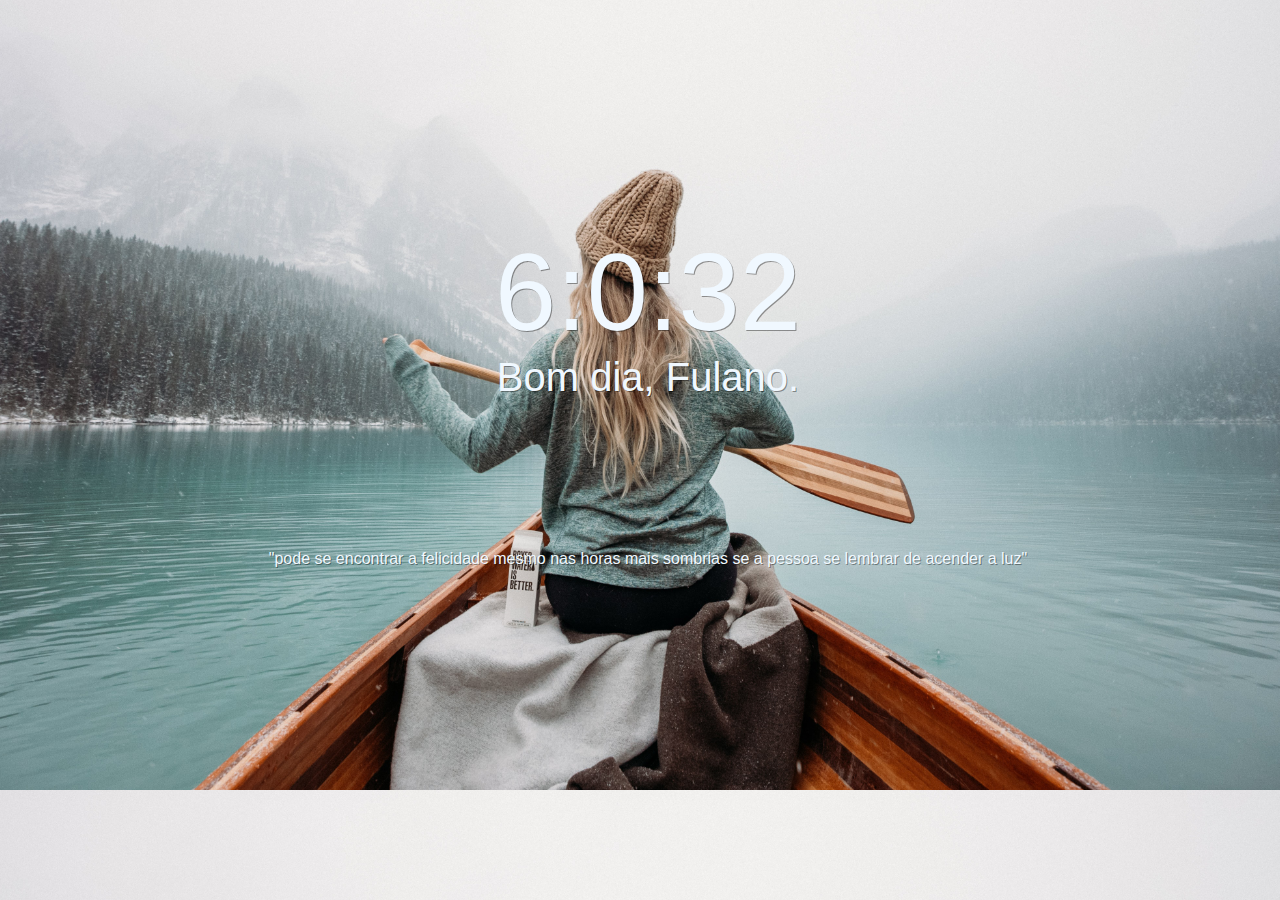
<file: index.html>
<!DOCTYPE html>
<html lang="pt-br">
<head>
    <meta charset="UTF-8">
    <meta http-equiv="X-UA-Compatible" content="IE=edge">
    <meta name="viewport" content="width=device-width, initial-scale=1.0">
    <title>site</title>
    <link rel="stylesheet" href="style.css">
</head>
<body class="conteudo">
    
<section class="conteiner">
    
    <div id="titulo" class="titulo"></div>
    <div class="paragrafo">Bom dia, Fulano.</div>

    <a href="#"><div onmouseout="porFora()" onmouseover="porCima()" class="frase">"pode se encontrar a felicidade mesmo nas horas mais sombrias se a pessoa se lembrar de acender a luz"</div></a>
    <div id="Autor" class="autor"><strong>@Alvo_Dumbledore</strong></div>

</section>










<script src="javascript.js"></script>



</body>
</html>
</file>
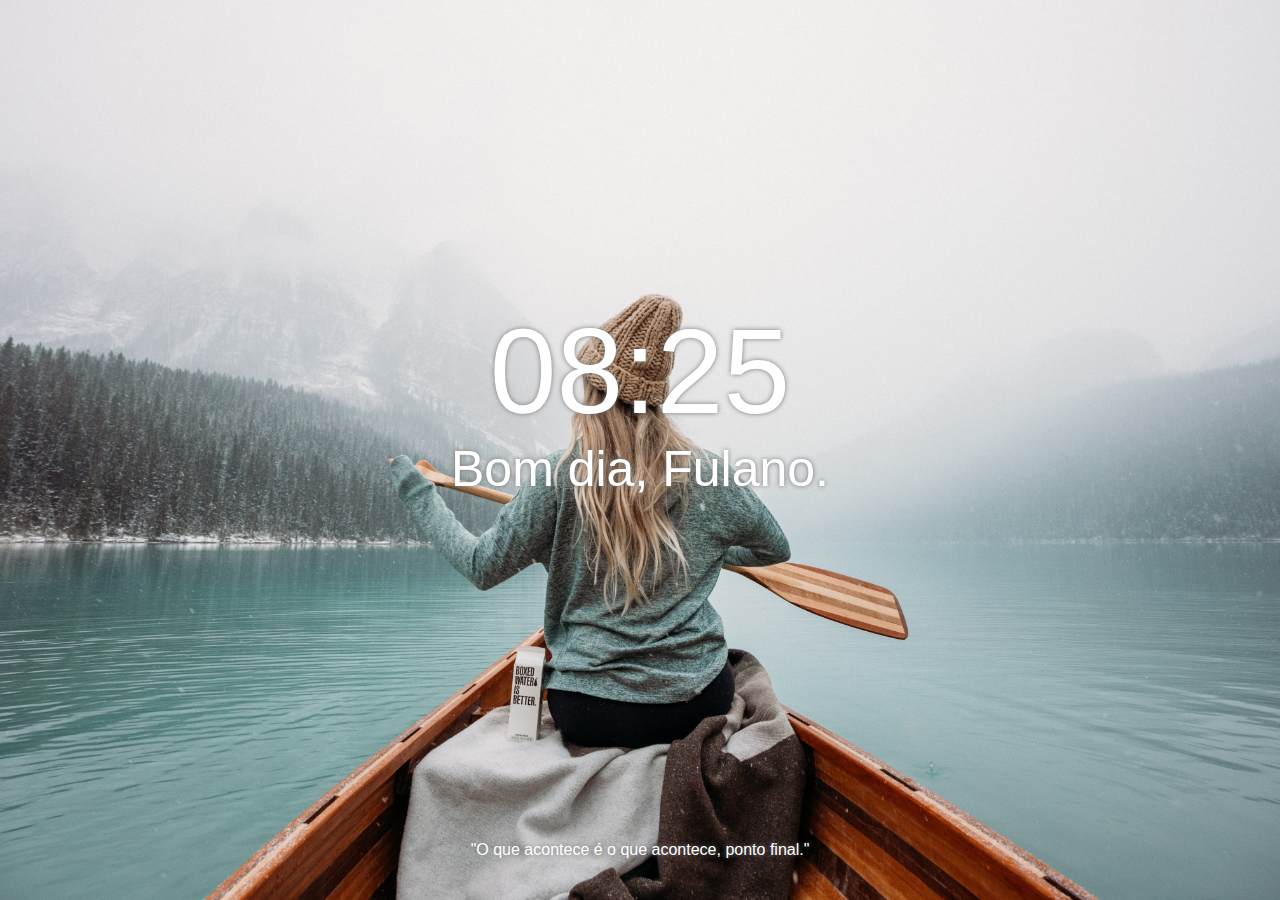
<file: pronto/index.html>
<!DOCTYPE html>
<html lang="pt-br">

<head>
    <meta charset="UTF-8">
    <meta http-equiv="X-UA-Compatible" content="IE=edge">
    <meta name="viewport" content="width=device-width, initial-scale=1.0">
    <title>Momentum Clone</title>
    <link rel="stylesheet" href="./assets/styles/style.css" />
</head>

<body>
    <div class="top"></div>
    <div class="middle">
        <h1>08:25</h1>
        <h3>Bom dia, Fulano.</h3>
    </div>
    <div class="bottom">
        <div class="phrase">
            "O que acontece é o que acontece, ponto final."
            <div class="author">Desconhecido</div>
        </div>
    </div>
</body>

</html>
</file>
<file: style.css>
.conteudo {
    width: 100%;
    background-image: url(./bg.jpg);
    background-position-y:790px;
    background-position-x: center;
    background-size: 1380px;
    display: flex;
    justify-content: center;
    
}

.conteiner {
    text-align: center;
    position: relative;
    top: 220px;
    width: 100%;
}
.conteudo .conteiner .titulo {
    font-family: helvetica;
    font-size: 110px;
    color: aliceblue;
    text-shadow: 1px 1px rgba(0, 0, 0, 0.39);
    width: 100%;
}

.conteudo .conteiner .paragrafo{
    font-family: Helvetica;
    font-size: 40px;
    color: aliceblue;
    text-shadow: 1px 1px rgba(0, 0, 0, 0.39);


}

.conteudo .conteiner .frase {
    font-family: Helvetica;
    color: aliceblue;
    text-shadow: 1px 1px rgba(0, 0, 0, 0.39);
    margin-top: 150px;
    animation: flutuar 5s infinite;
}

.conteudo .conteiner a {
    text-decoration: none;
}

.autor{
    color: white;
    font-family: Helvetica;
    display: none;
    margin-top: 25px;
    font-style: italic;
    text-decoration: underline;
    
}

@keyframes flutuar {
    from {
        transform: translateY(10px);
    }

    to {
        transform: translateY(5px);
    }

   
}

.titulo2 {
    background-color: rgba(134, 68, 68, 0.479);
}
</file>
<file: pronto/assets/styles/style.css>
* {
    box-sizing: border-box;
    margin: 0;
    padding: 0;
}

body {
    font-family: Helvetica, Arial, sans-serif;
    background-color: #222;
    color: #FFF;
    min-height: 100vh;
    background-image: url('../images/bg.jpg');
    background-size: cover;
    background-position: center;
    background-repeat: no-repeat;
    display: flex;
    flex-direction: column;
    justify-content: space-between;
}

.middle {
    width: 100%;
    text-align: center;
    text-shadow: 0px 0px 5px #777;
}

.middle h1 {
    font-size: 120px;
    font-weight: normal;
}

.middle h3 {
    font-weight: normal;
    font-size: 50px;
}

.bottom {
    height: 100px;
    display: flex;
    justify-content: center;
    align-items: center;
}

.bottom .phrase {
    text-align: center;
    margin: 20px;
    text-shadow: 0px 0px 5px #777;
}

.bottom .author {
    overflow: hidden;
    height: 0px;
    transition: all ease .2s;
}

.bottom .phrase:hover .author {
    height: 20px;
}

@media (max-width: 600px) {
    .middle h1 {
        font-size: 80px;
    }

    .middle h3 {
        font-size: 40px;
    }
}
</file>
